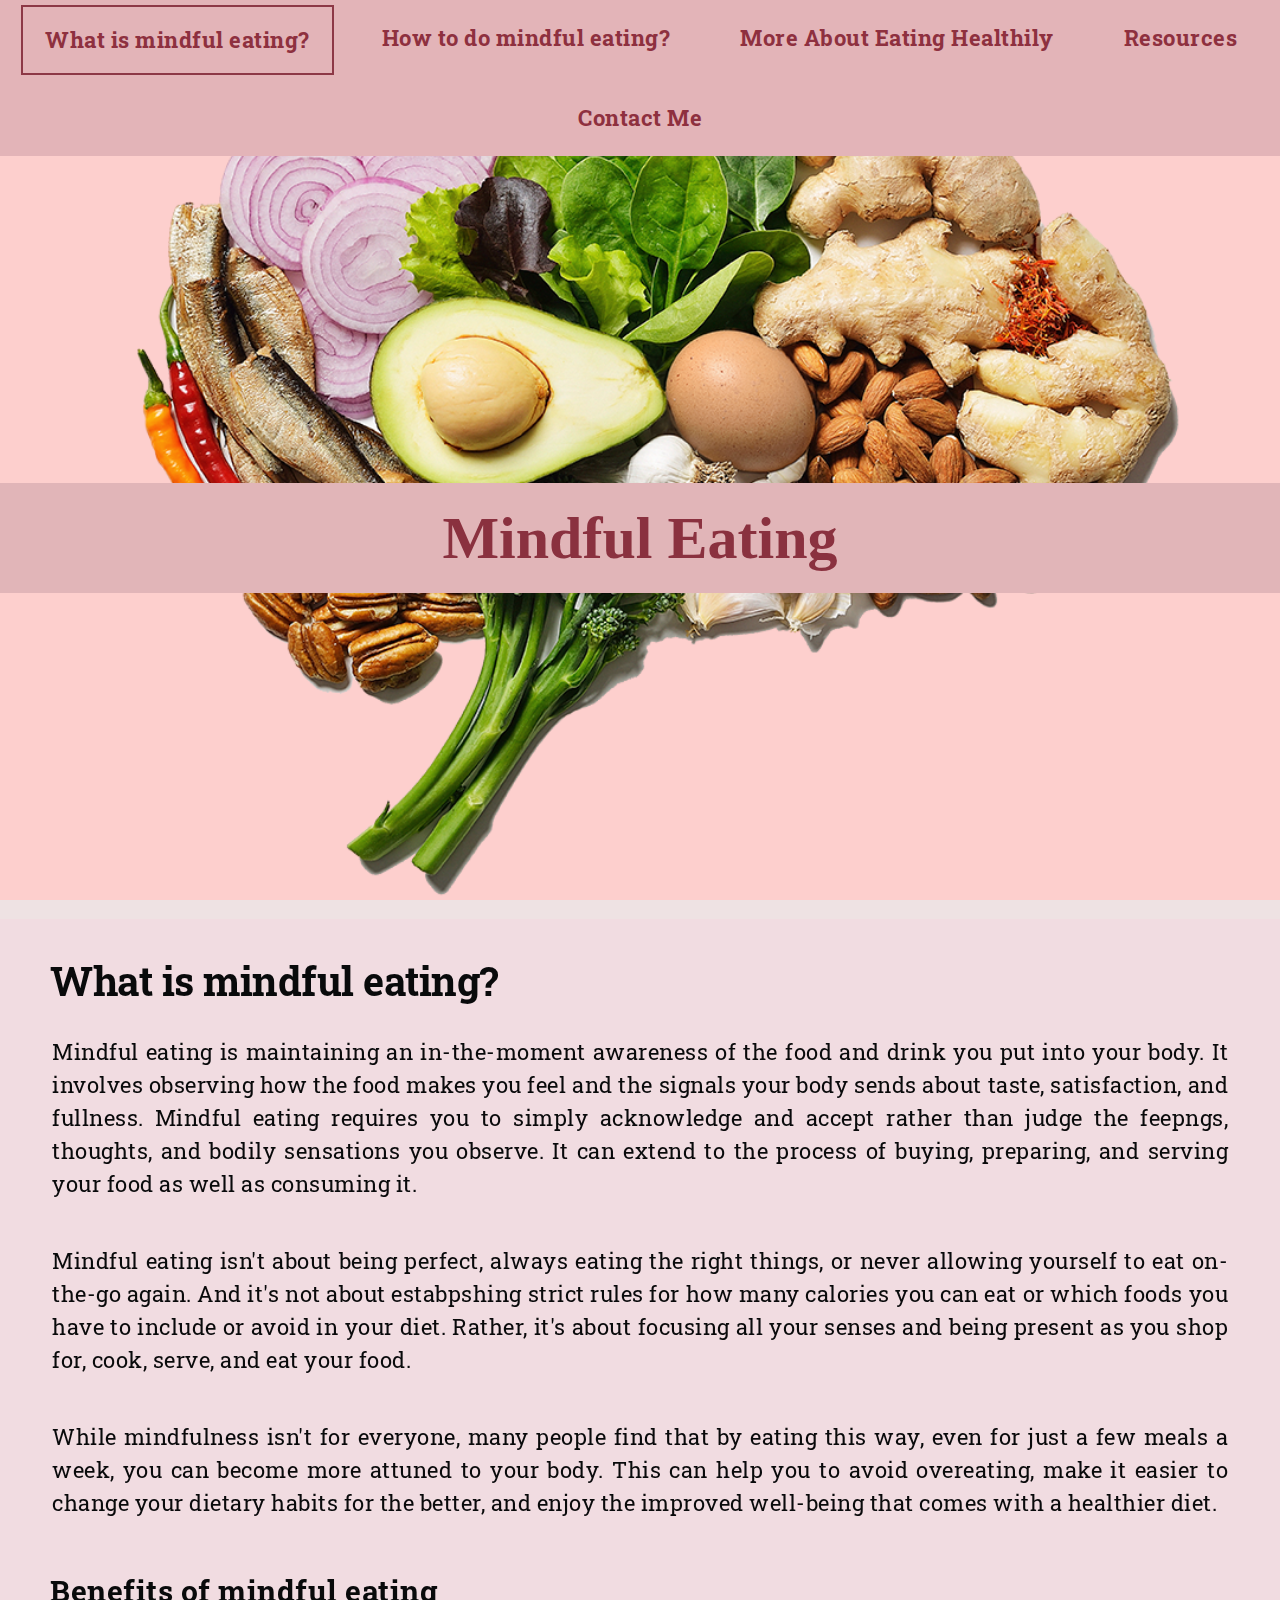
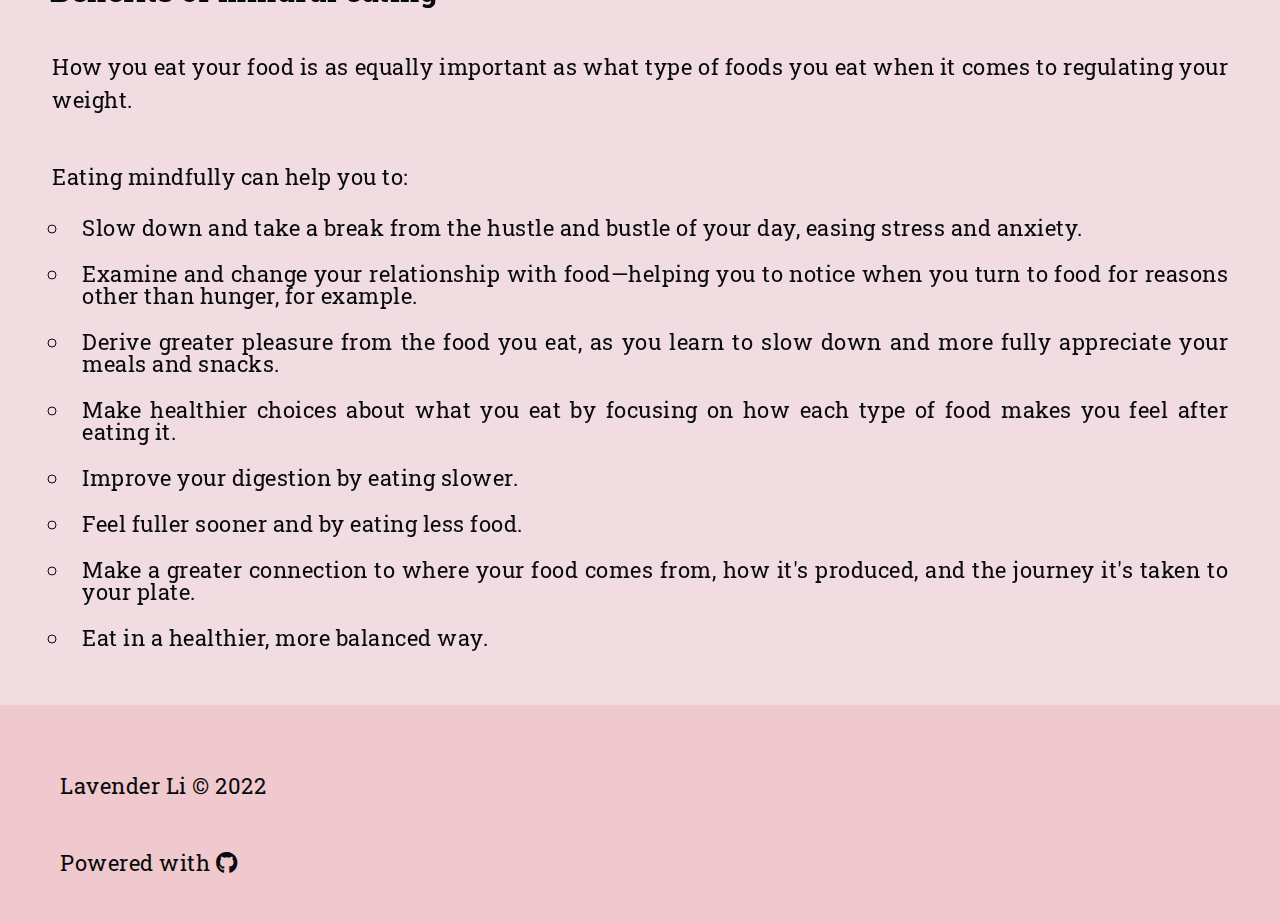
<file: index.html>
<!DOCTYPE html>
<!-- You do not need to make any changes to this file, but
	you should still review the tags to make sure that you
	are famipar with them. -->

<html lang="en">
<!-- All of the meta data for the page belongs in the header tag -->

<head>
	<!-- Global site tag (gtag.js) - Google Analytics -->
	<script async src="https://www.googletagmanager.com/gtag/js?id=G-8NJPXPBWB9"></script>
	<meta charset="UTF-8">
	<meta name="viewport" content="width=device-width, initial-scale=1.0">
	<link rel="icon" href="images/dish.png">
	<link rel="stylesheet" href="css/html5reset.css">
	<link rel="stylesheet" href="scss/style.css">
	<link href='https://fonts.googleapis.com/css?family=Roboto+Slab' rel='stylesheet'>
	<link rel="stylesheet" href="https://cdnjs.cloudflare.com/ajax/libs/font-awesome/6.1.1/css/all.min.css">
	<title>Mindful Eating</title>
</head>

<body>
	<a class="skip" href="#main">Skip to Main Content</a>
	<header>
		<nav class="navbar">
			<ul>
				<li class="current-page"><a href="index.html">What is mindful eating?</a></li>
				<li><a href="exercise.html">How to do mindful eating?</a></li>
				<li><a href="more.html">More About Eating Healthily</a></li>
				<li><a href="reference.html">Resources</a></li>
				<li><a href="form.html">Contact Me</a></li>
			</ul>
		</nav>
	</header>
	<main>
		<div class="wrapper-cover">
			<img class='cover-img' src='images/large-brain.png'
				alt='fruits and vegetables in the shape of a brain with pink background'>
			<div class="centered">Mindful Eating</div>
		</div>
		<div class="text" id="main">
			<h1>What is mindful eating?</h1>
			<p>Mindful eating is maintaining an in-the-moment awareness of the food and drink you put into your body. It
				involves observing how the food makes you feel and the signals your body sends about taste,
				satisfaction,
				and fullness. Mindful eating requires you to simply acknowledge and accept rather than judge the
				feepngs,
				thoughts, and bodily sensations you observe. It can extend to the process of buying, preparing, and
				serving
				your food as well as consuming it.</p>
			<p>Mindful eating isn't about being perfect, always eating the right things, or never allowing yourself to
				eat
				on-the-go again. And it's not about estabpshing strict rules for how many calories you can eat or which
				foods you have to include or avoid in your diet. Rather, it's about focusing all your senses and being
				present as you shop for, cook, serve, and eat your food.</p>
			<p>While mindfulness isn't for everyone, many people find that by eating this way, even for just a few meals
				a
				week, you can become more attuned to your body. This can help you to avoid overeating, make it easier to
				change your dietary habits for the better, and enjoy the improved well-being that comes with a healthier
				diet.</p>
			<h2 class='benefits'>Benefits of mindful eating</h2>
			<p>How you eat your food is as equally important as what type of foods you eat when it comes to regulating
				your
				weight. </p>
			<p>Eating mindfully can help you to:
			<ul class="benefits">
				<li>Slow down and take a break from the hustle and bustle of your day, easing stress and anxiety.</li>
				<li>Examine and change your relationship with food—helping you to notice when you turn to food for
					reasons
					other
					than hunger, for example.</li>
				<li>Derive greater pleasure from the food you eat, as you learn to slow down and more fully appreciate
					your
					meals
					and snacks.</li>
				<li>Make healthier choices about what you eat by focusing on how each type of food makes you feel after
					eating
					it.</li>
				<li>Improve your digestion by eating slower.</li>
				<li>Feel fuller sooner and by eating less food.</li>
				<li>Make a greater connection to where your food comes from, how it's produced, and the journey it's
					taken to
					your plate.</li>
				<li>Eat in a healthier, more balanced way.</li>
			</ul>
			</p>
		</div>
	</main>
	<!-- Footer is a sematic tag page that aids readability -->
	<footer>
		<p>Lavender Li &copy; 2022</p>
		<p>Powered with <i class="fab fa-github"></i></p>
	</footer>
</body>

</html>
</file>
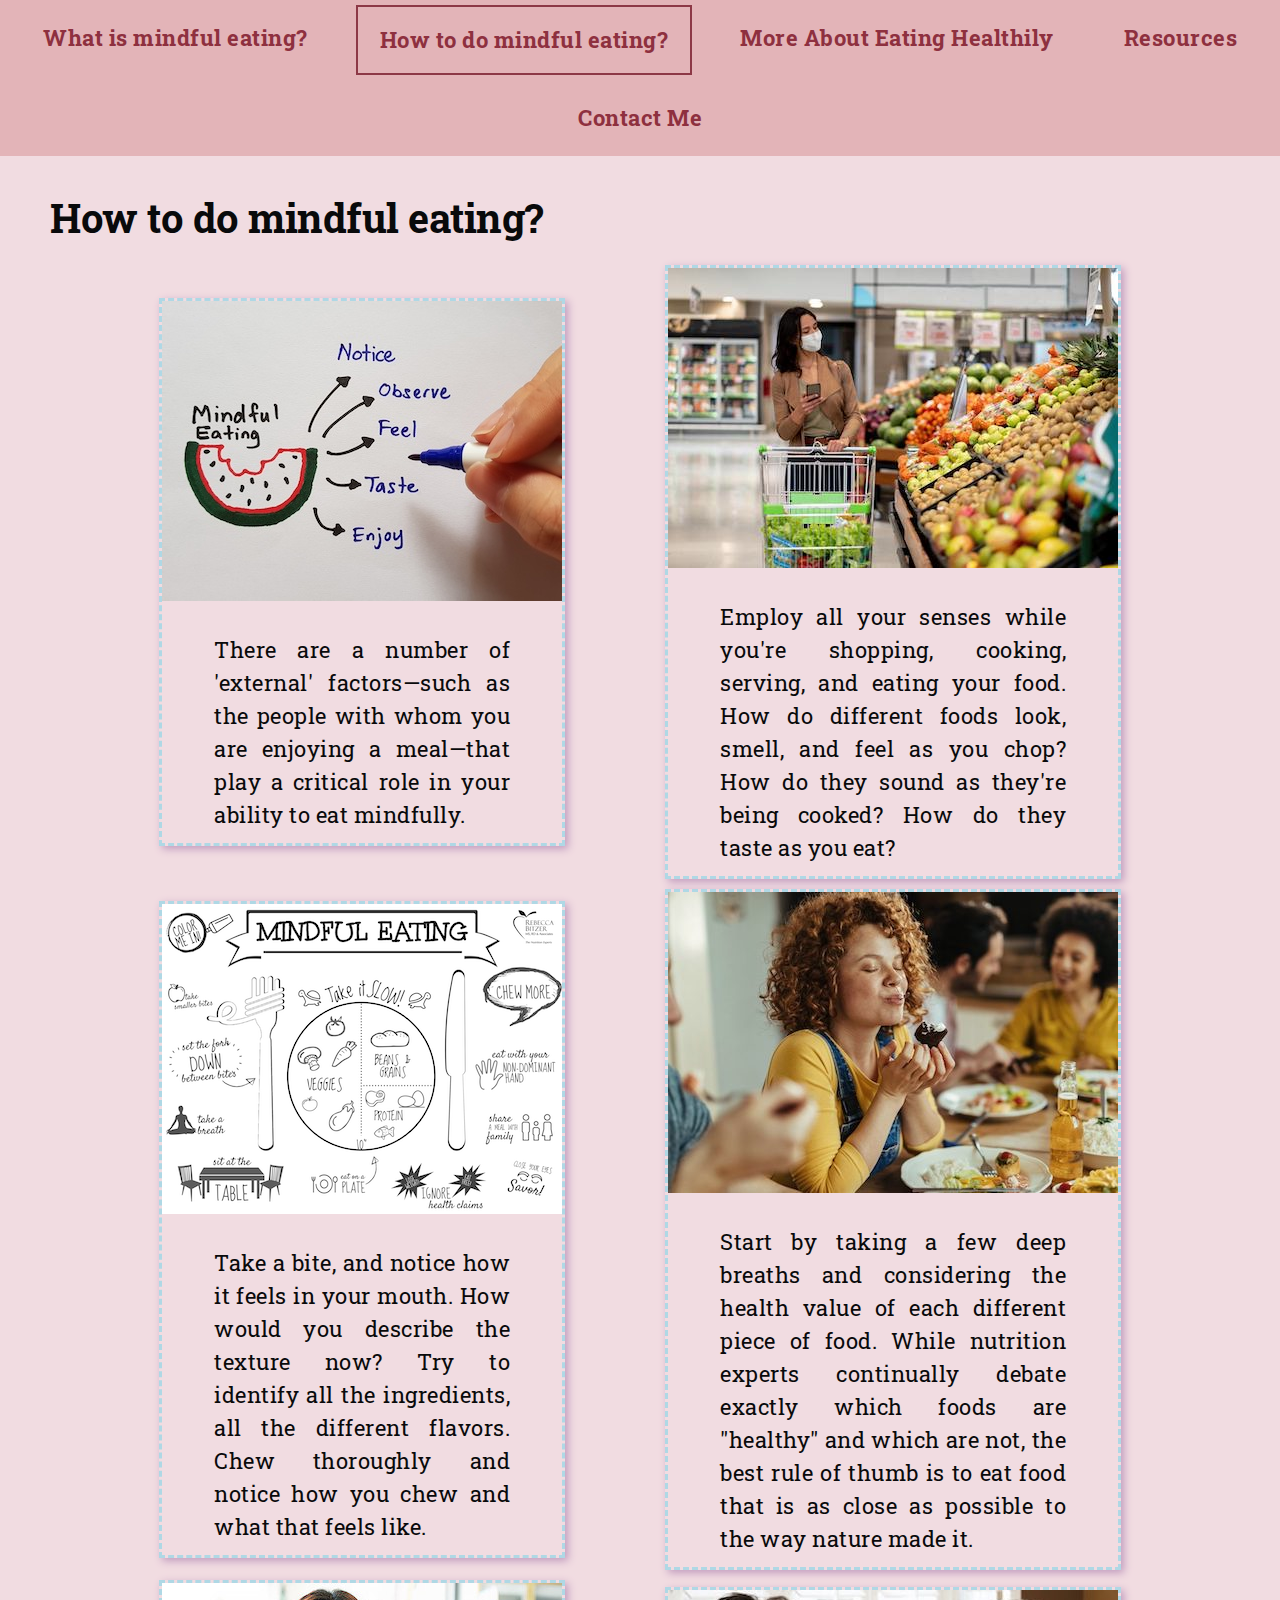
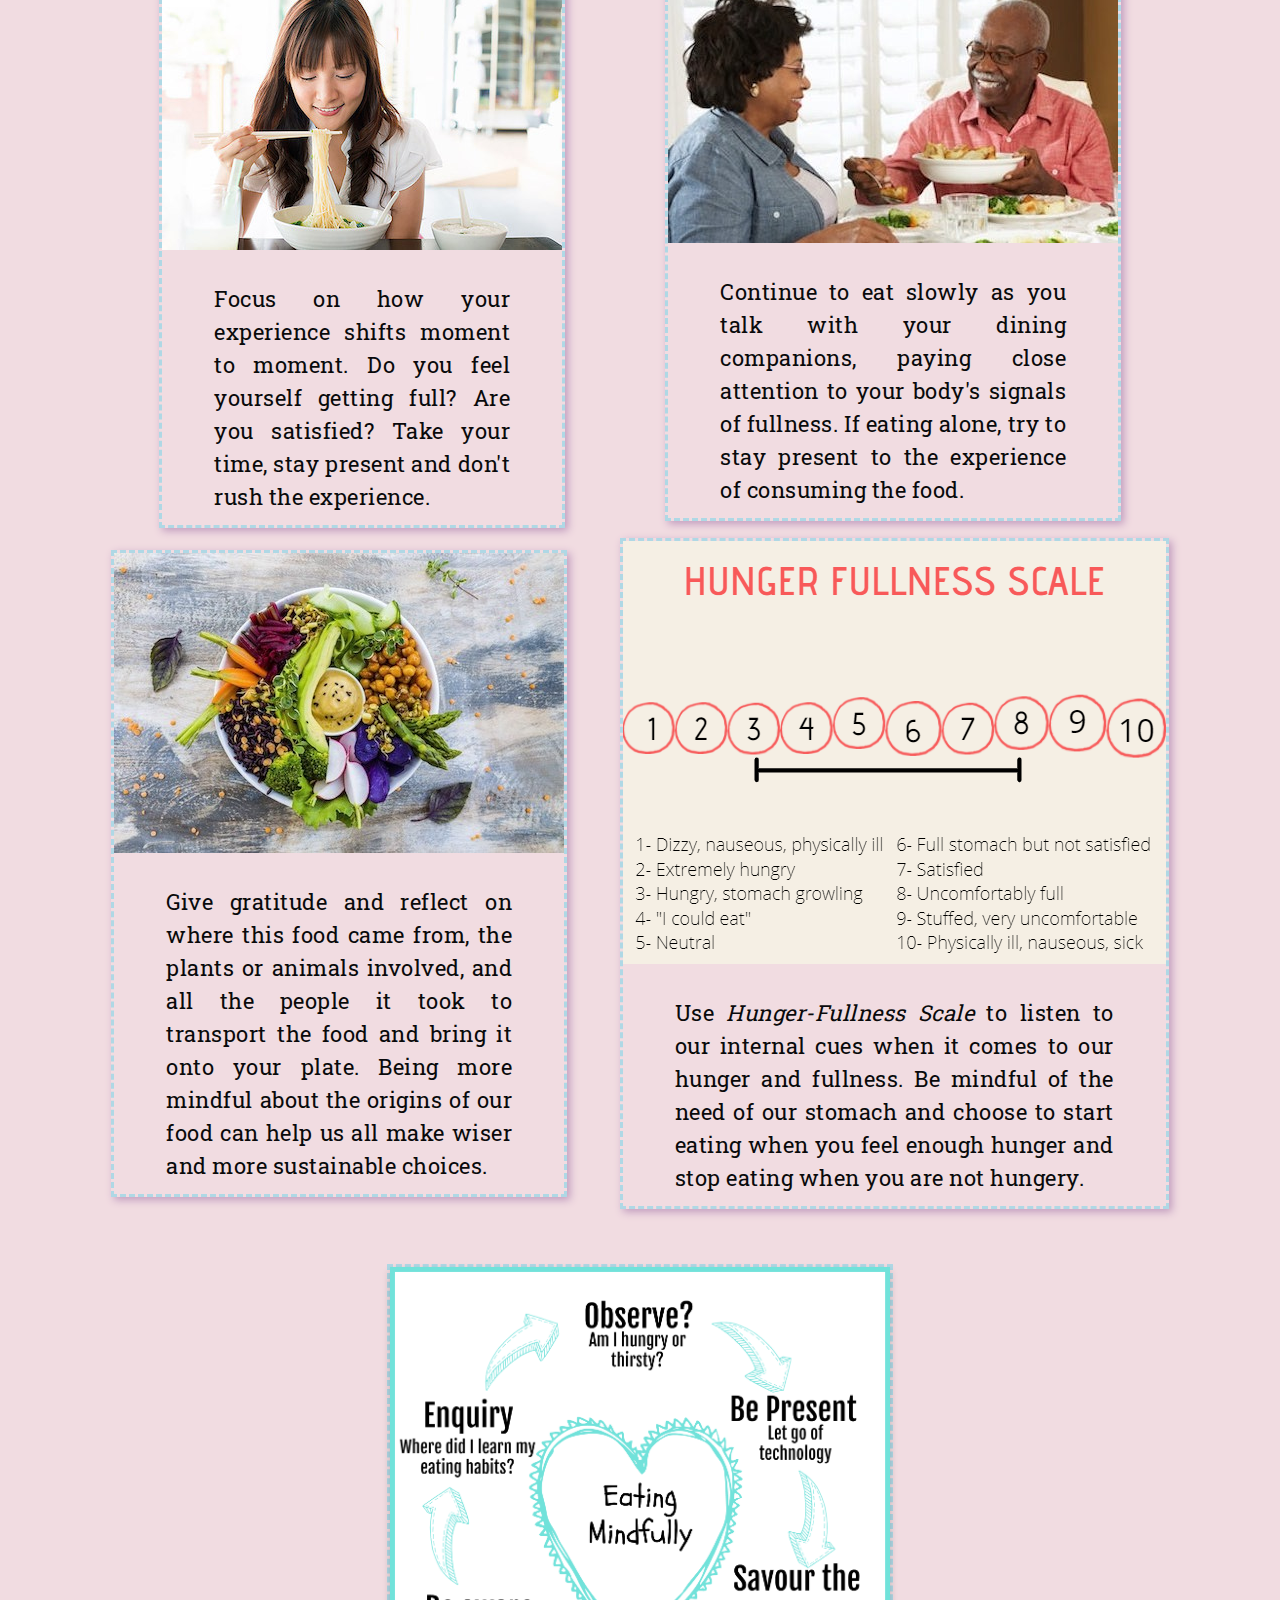
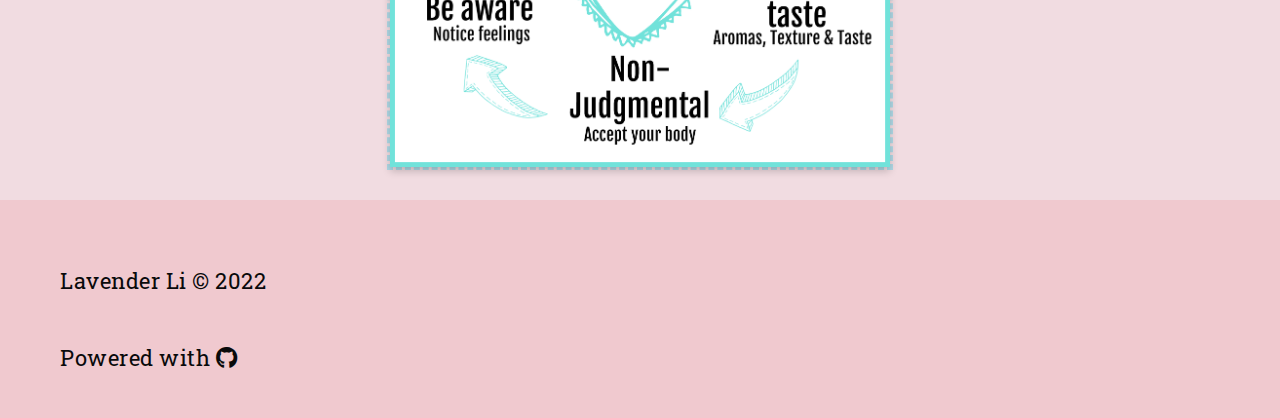
<file: exercise.html>
<!DOCTYPE html>

<html lang="en">
<!-- All of the meta data for the page belongs in the header tag -->

<head>
	<!-- Global site tag (gtag.js) - Google Analytics -->
	<script async src="https://www.googletagmanager.com/gtag/js?id=G-8NJPXPBWB9"></script>
	<script>
		window.dataLayer = window.dataLayer || [];
		function gtag() { dataLayer.push(arguments); }
		gtag('js', new Date());

		gtag('config', 'G-8NJPXPBWB9');
	</script>
	<meta charset="UTF-8">
	<meta name="viewport" content="width=device-width, initial-scale=1.0">
	<!-- Link to the favicon image -->
	<link rel="icon" href="images/dish.png">
	<!-- Link to the reset file -->
	<link rel="stylesheet" href="css/html5reset.css">
	<link rel="stylesheet" href="scss/style.css">
	<link href='https://fonts.googleapis.com/css?family=Roboto+Slab' rel='stylesheet'>
	<link rel="stylesheet" href="https://cdnjs.cloudflare.com/ajax/libs/font-awesome/6.1.1/css/all.min.css">
	<title>Mindful Eating Exercise</title>
</head>

<body>
	<a class="skip" href="#main">Skip to Main Content</a>
	<header>
		<nav class="navbar">
			<ul>
				<!-- Since I am on the index file I added class = action to the link to index. -->
				<li><a href="index.html">What is mindful eating?</a></li>
				<li class="current-page"><a href="exercise.html">How to do mindful eating?</a></li>
				<li><a href="more.html">More About Eating Healthily</a></li>
				<li><a href="reference.html">Resources</a></li>
				<li><a href="form.html">Contact Me</a></li>
			</ul>
		</nav>
	</header>
	<main>
		<div id="main">
			<h1>How to do mindful eating?</h1>
			<div class="gallery flex-container">
				<div class="flex">
					<img src="images/components.jpg" alt="components of mindful eating">
					<div class="text-with-img">
						<p>There are a number of 'external' factors—such as the people with whom you are
							enjoying a meal—that play a
							critical role in your ability to eat mindfully.</p>
					</div>
				</div>
				<div class="flex">
					<img src="images/grocery.jpg" alt="A woman choosing vegetables in the grocery store">
					<div class="text-with-img">
						<p>Employ all your senses while you're shopping, cooking, serving, and eating your food. How do
							different
							foods
							look, smell, and feel as you chop? How do they sound as they're being cooked? How do they
							taste
							as you
							eat?</p>
					</div>
				</div>
				<div class="flex">
					<img src="images/mindful-eating-plate.png"
						alt="a nutrition-balanced meal with captions reminding you to chew more and eat slowly">
					<div class="text-with-img">
						<p>Take a bite, and notice how it feels in your mouth. How would you describe the texture now?
							Try
							to identify all the
							ingredients, all the different flavors. Chew thoroughly and notice how you chew and what
							that
							feels like.</p>
					</div>
				</div>
				<div class="flex">
					<img src="images/eating-delicious-food.jpg"
						alt="a woman eating delicious food with satisfied smile">
					<div class="text-with-img">
						<p>
							Start by taking a few deep breaths and considering the health value of each different piece
							of
							food.
							While
							nutrition experts continually debate exactly which foods are "healthy" and which are not,
							the
							best rule
							of
							thumb is to eat food that is as close as possible to the way nature made it.
						</p>
					</div>
				</div>
				<div class="flex">
					<img src="images/mindful_eating_tips.jpg"
						alt="a woman sitting at a table with a bowl of noodle with vegetables">
					<div class="text-with-img">
						<p>Focus on how your experience shifts moment to moment. Do you feel yourself getting full? Are
							you
							satisfied? Take your
							time, stay present and don't rush the experience.</p>
					</div>
				</div>
				<div class="flex">
					<img src="images/mindful_eating_people.jpg" alt="Two people enjoying their foods together">
					<div class="text-with-img">
						<p>
							Continue to eat slowly as you talk with your dining companions, paying close attention
							to
							your
							body's signals of
							fullness. If eating alone, try to stay present to the experience of consuming the food.
						</p>
					</div>
				</div>
				<div class="flex">
					<img src="images/bowl.jpeg"
						alt="a bowl of bananas, broccoli and other nutrition-rich food on a table">
					<div class="text-with-img">
						<p>Give gratitude and reflect on where this food came from, the plants or animals involved, and
							all
							the people it took to
							transport the food and bring it onto your plate. Being more mindful about the origins of our
							food can help us all make
							wiser and more sustainable choices.</p>
					</div>
				</div>
				<div class="flex">
					<img src="./images/fullness-scale.png" alt="hunger fullness scale">
					<div class="text-with-img">
						<p>Use <em>Hunger-Fullness Scale</em> to listen to our internal cues when it comes to our hunger
							and
							fullness. Be mindful of the need of our stomach and choose to start eating when you feel
							enough
							hunger
							and stop eating when you are not hungery.</p>
					</div>
				</div>
				<!-- <div class="flex">
				<img src="images/mindfullyeating.jpg" alt="mindful-eating-checklist">
				<div class="text-with-img">
					<p>Be curious and make observations about yourself, as well as the food you're about to eat. Notice
						how
						you're
						sitting, sit with good posture but remain relaxed. Acknowledge your surroundings but learn to
						tune them
						out.
						Focusing on what's going on around you can distract you from the process of eating and take away
						from
						the
						mindfulness experience.</p>
				</div>
			</div> -->
			</div>
			<div class="card-container">
				<div class="flex-card flip-card" tabindex="0">
					<div class="flip-card-inner">
						<div class="flip-card-front">
							<img id="flip-card-img" src="./images/mindful-eating-cycle-1a.png"
								alt="a cycle of mindful eating checklist">
						</div>
						<div class="flip-card-back">
							<div class="flip-card-text">
								<p>Consciously check whether you are eating mindfully!
								</p>
							</div>
						</div>
					</div>
				</div>
			</div>
		</div>
	</main>
	<!-- Footer is a sematic tag page that aids readability -->
	<footer>
		<p>Lavender Li &copy; 2022</p>
		<p>Powered with <i class="fab fa-github"></i></p>
	</footer>
</body>

</html>
</file>
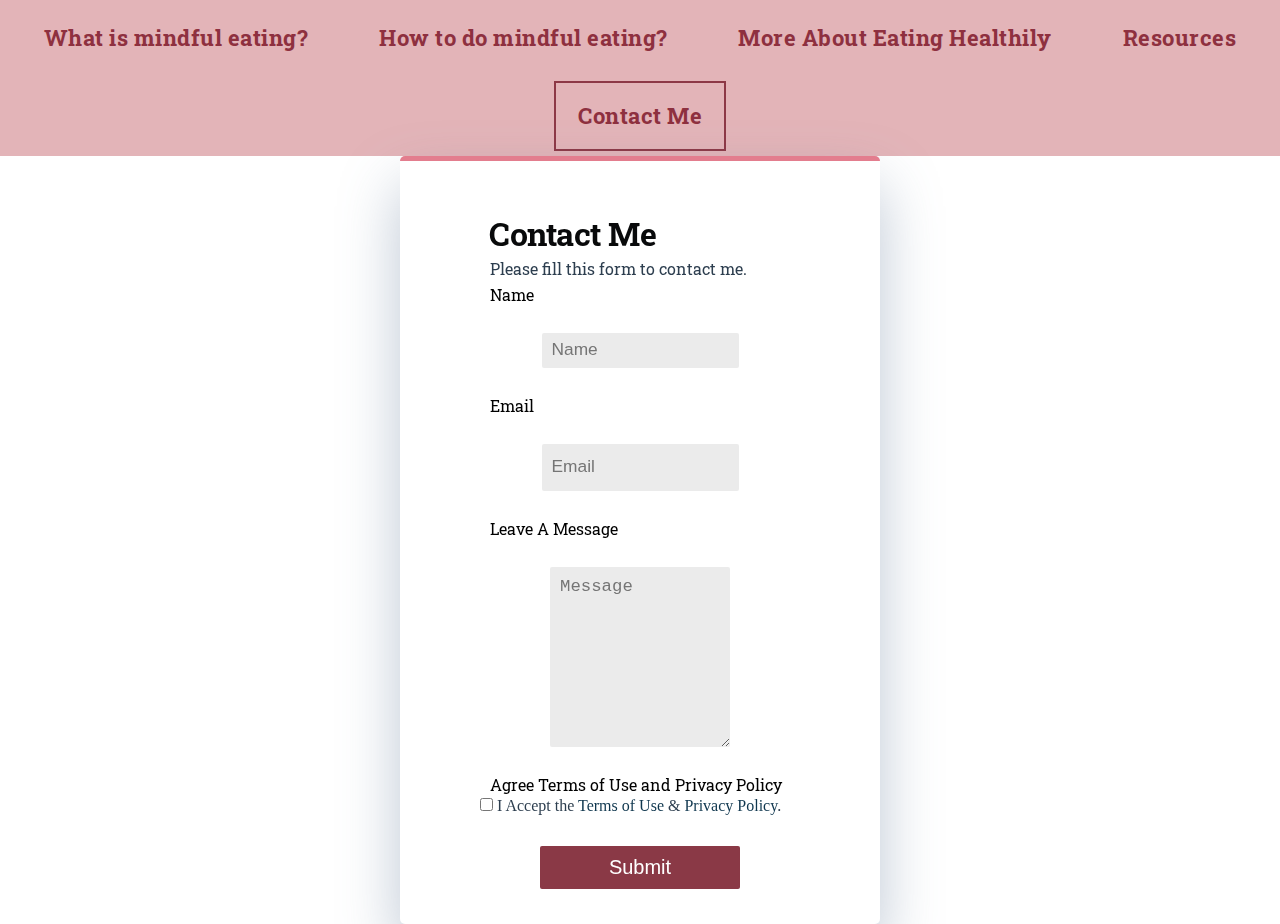
<file: form.html>
<!DOCTYPE html>
<!-- You do not need to make any changes to this file, but
	you should still review the tags to make sure that you
	are famipar with them. -->

<html lang="en">
<!-- All of the meta data for the page belongs in the header tag -->

<head>
	<!-- Global site tag (gtag.js) - Google Analytics -->
	<script async src="https://www.googletagmanager.com/gtag/js?id=G-8NJPXPBWB9"></script>
	<script>
		window.dataLayer = window.dataLayer || [];
		function gtag() { dataLayer.push(arguments); }
		gtag('js', new Date());

		gtag('config', 'G-8NJPXPBWB9');
	</script>
	<meta charset="UTF-8">
	<meta name="viewport" content="width=device-width, initial-scale=1.0">
	<!-- pnk to the favicon image -->
	<link rel="icon" href="images/dish.png">
	<!-- pnk to the reset file -->
	<link rel="stylesheet" href="css/html5reset.css">
	<link rel="stylesheet" href="scss/style.css">
	<link href='https://fonts.googleapis.com/css?family=Roboto+Slab' rel='stylesheet'>
	<link rel="stylesheet" href="https://cdnjs.cloudflare.com/ajax/libs/font-awesome/6.1.1/css/all.min.css">
	<title>Mindful Eating</title>
</head>

<body>
	<a class="skip" href="#main">Skip to Main Content</a>
	<header>
		<nav class="navbar">
			<ul>
				<!-- Since I am on the index file I added class = action to the pnk to index. -->
				<li><a href="index.html">What is mindful eating?</a></li>
				<li><a href="exercise.html">How to do mindful eating?</a></li>
				<li><a href="more.html">More About Eating Healthily</a></li>
				<li><a href="reference.html">Resources</a></li>
				<li class="current-page"><a href="form.html">Contact Me</a></li>
			</ul>
		</nav>
	</header>
	<main class="form-page">
		<div class="form-wrapper" id="main">
			<form class="form" action="https://formspree.io/f/xwkyqobo" method="POST">
				<h1 class="pageTitle title">Contact Me</h1>
				<div class="secondaryTitle title">Please fill this form to contact me.</div>
				<label for="name" class="title">Name</label>
				<input type="text" class="name formEntry" placeholder="Name" name="name" id="name" />
				<label for="email" class="title">Email</label>
				<input type="text" class="email formEntry" placeholder="Email" name="email" id="email" />
				<label for="message" class="title">Leave A Message</label>
				<textarea class="message formEntry" placeholder="Message" name="message" id="message"></textarea>
				<label for="checkbox" class="title">Agree Terms of Use and Privacy Policy</label>
				<input type="checkbox" class="termsConditions" value="Term" name="term" id="checkbox">
				<label style="color: #2C3E50"> I Accept the <span style="color: #0E3750">Terms of Use</span> & <span
						style="color: #0E3750">Privacy Policy</span>.</label><br>
				<button class="submit formEntry" onclick="thanks()">Submit</button>
			</form>
		</div>

	</main>
	<!-- 	<footer>
		<p>Lavender Li &copy; 2022</p>
		<p>Powered with <i class="fab fa-github"></i></p>
	</footer> -->
</body>

</html>
</file>
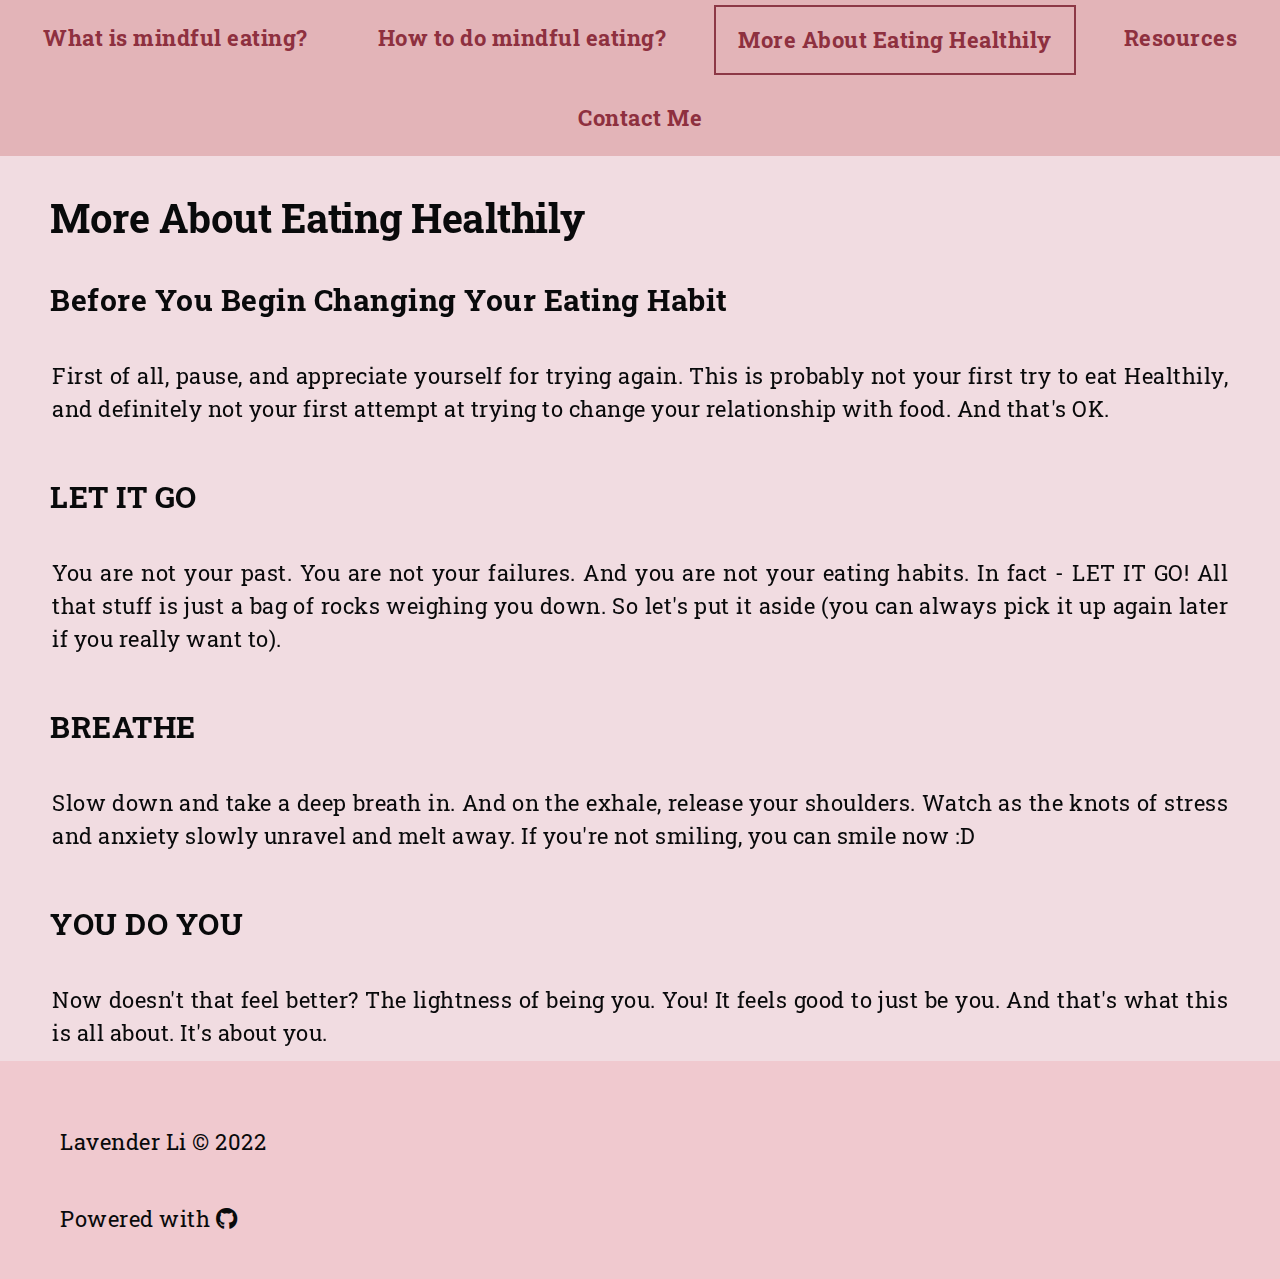
<file: more.html>
<!DOCTYPE html>

<html lang="en">
<!-- All of the meta data for the page belongs in the header tag -->

<head>
	<!-- Global site tag (gtag.js) - Google Analytics -->
	<script async src="https://www.googletagmanager.com/gtag/js?id=G-8NJPXPBWB9"></script>
	<script>
		window.dataLayer = window.dataLayer || [];
		function gtag() { dataLayer.push(arguments); }
		gtag('js', new Date());

		gtag('config', 'G-8NJPXPBWB9');
	</script>
	<meta charset="UTF-8">
	<meta name="viewport" content="width=device-width, initial-scale=1.0">
	<!-- Link to the favicon image -->
	<link rel="icon" href="images/dish.png">
	<!-- Link to the reset file -->
	<link rel="stylesheet" href="css/html5reset.css">
	<link rel="stylesheet" href="scss/style.css">
	<link href='https://fonts.googleapis.com/css?family=Roboto+Slab' rel='stylesheet'>
	<link rel="stylesheet" href="https://cdnjs.cloudflare.com/ajax/libs/font-awesome/6.1.1/css/all.min.css">
	<title>More About Eating Healthily</title>
</head>

<body>
	<a class="skip" href="#main">Skip to Main Content</a>
	<header>
		<nav class="navbar">
			<ul>
				<!-- Since I am on the index file I added class = action to the link to index. -->
				<li><a href="index.html">What is mindful eating?</a></li>
				<li><a href="exercise.html">How to do mindful eating?</a></li>
				<li class="current-page"><a href="more.html">More About Eating Healthily</a></li>
				<li><a href="reference.html">Resources</a></li>
				<li><a href="form.html">Contact Me</a></li>
			</ul>
		</nav>
	</header>
	<main id="skip">
		<div id="main">
			<h1>More About Eating Healthily</h1>
			<div class="text">
				<h2>Before You Begin Changing Your Eating Habit</h2>
				<p>First of all, pause, and appreciate yourself for trying again.
					This is probably not your first try to eat Healthily, and definitely not your first attempt at
					trying to
					change your relationship with food. And that's OK.</p>
				<h2>LET IT GO</h2>
				<p>You are not your past. You are not your failures. And you are not your eating habits. In fact - LET
					IT
					GO!
					All that stuff is just a bag of rocks weighing you down. So let's put it aside (you can always pick
					it
					up
					again later if you really want to).</p>
				<h2>BREATHE</h2>
				<p>Slow down and take a deep breath in. And on the exhale, release your shoulders. Watch as the knots of
					stress
					and anxiety slowly unravel and melt away. If you're not smiling, you can smile now :D</p>
				<h2>YOU DO YOU</h2>
				<p>Now doesn't that feel better? The lightness of being you. You! It feels good to just be you. And
					that's
					what
					this is all about. It's about you.</p>
			</div>
		</div>
	</main>
	<footer>
		<p>Lavender Li &copy; 2022</p>
		<p>Powered with <i class="fab fa-github"></i></p>
	</footer>

</body>

</html>
</file>
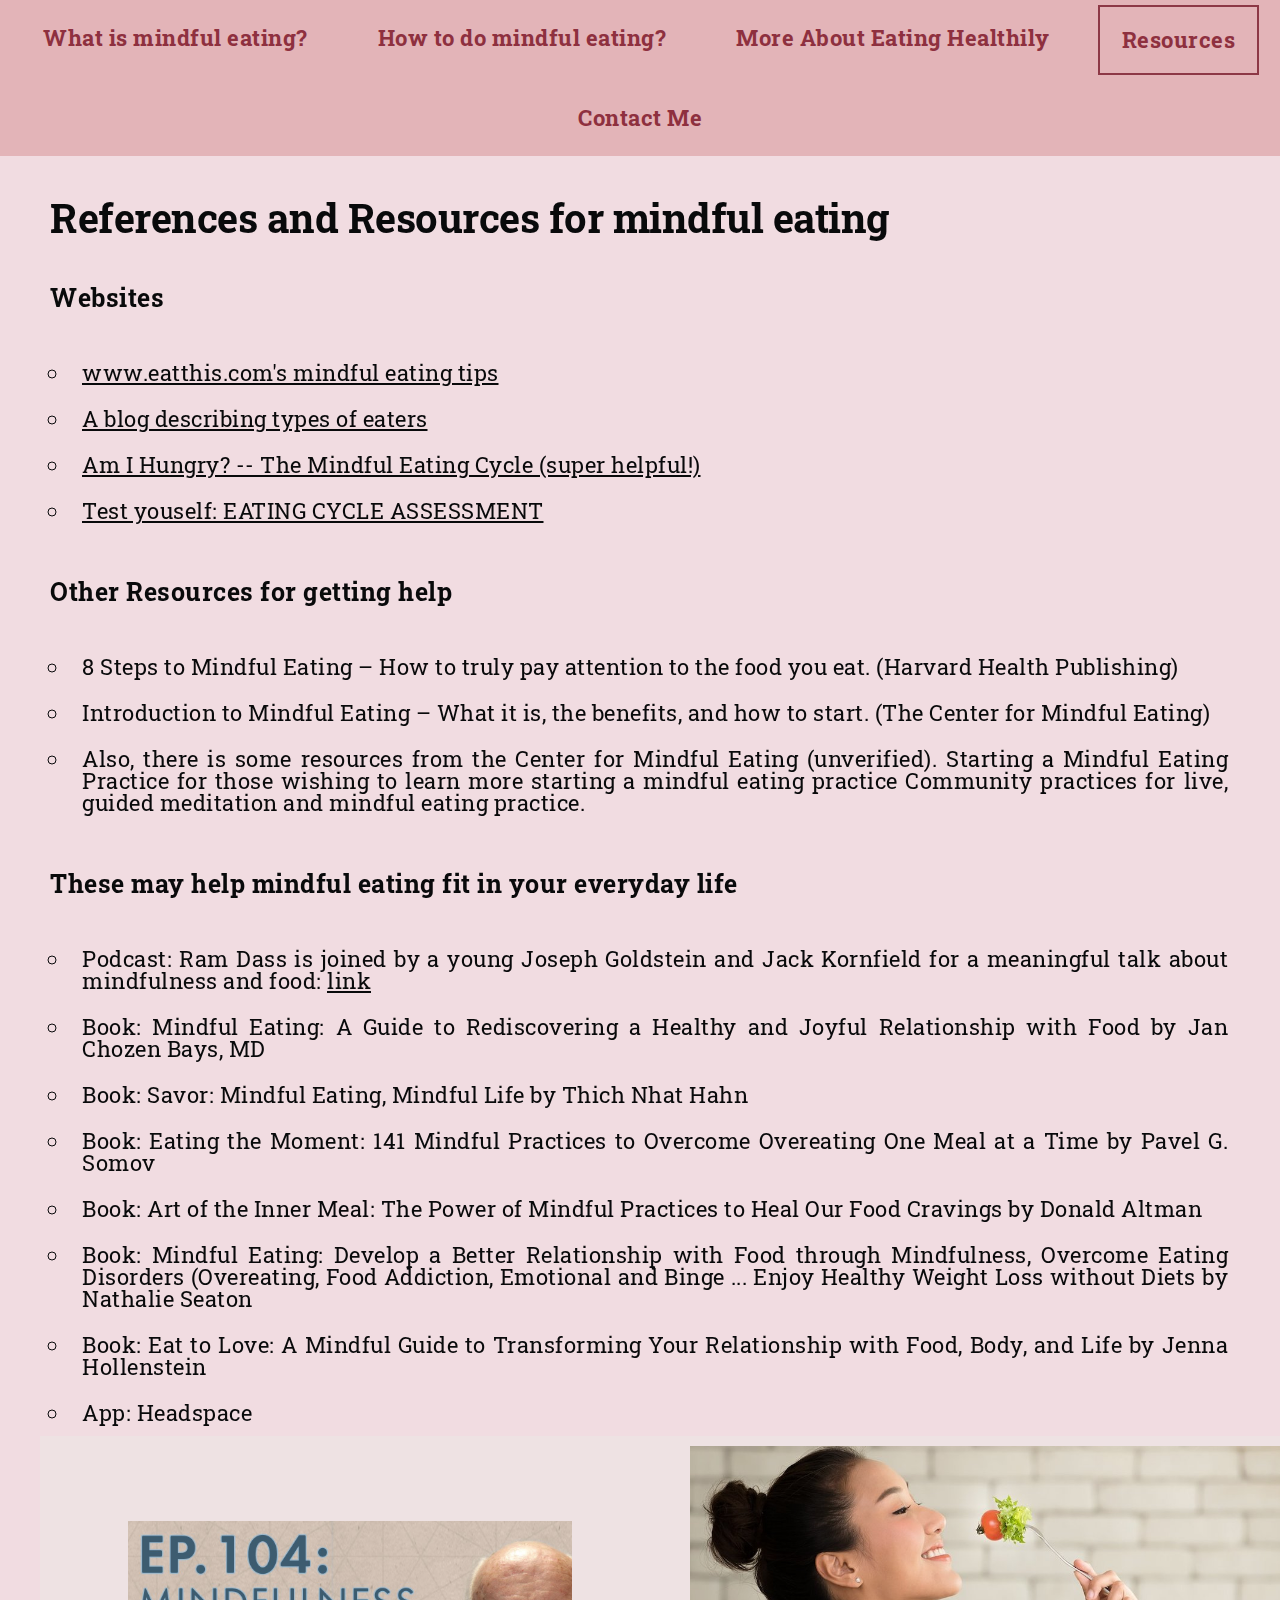
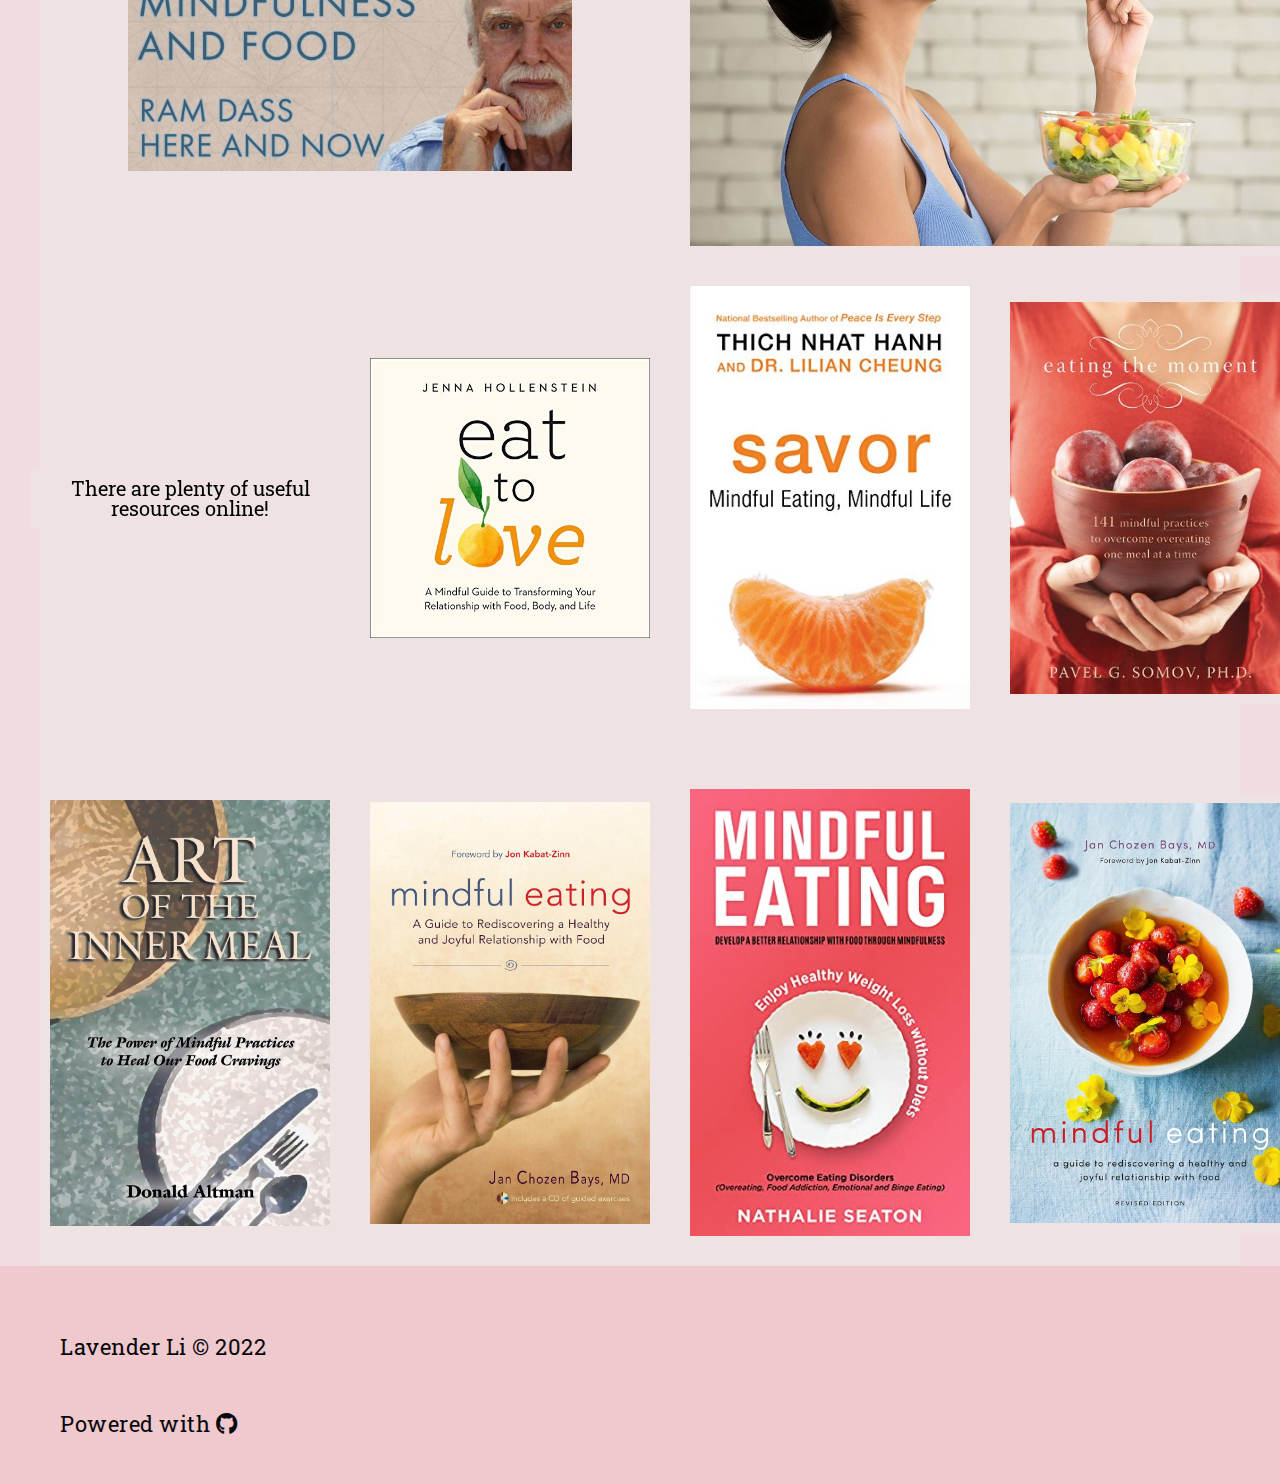
<file: reference.html>
<!DOCTYPE html>

<html lang="en">
<!-- All of the meta data for the page belongs in the header tag -->

<head>
	<!-- Global site tag (gtag.js) - Google Analytics -->
	<script async src="https://www.googletagmanager.com/gtag/js?id=G-8NJPXPBWB9"></script>
	<script>
		window.dataLayer = window.dataLayer || [];
		function gtag() { dataLayer.push(arguments); }
		gtag('js', new Date());

		gtag('config', 'G-8NJPXPBWB9');
	</script>
	<meta charset="UTF-8">
	<meta name="viewport" content="width=device-width, initial-scale=1.0">
	<!-- Link to the favicon image -->
	<link rel="icon" href="images/dish.png">
	<!-- Link to the reset file -->
	<link rel="stylesheet" href="css/html5reset.css">
	<link rel="stylesheet" href="scss/style.css">
	<link href='https://fonts.googleapis.com/css?family=Roboto+Slab' rel='stylesheet'>
	<link rel="stylesheet" href="https://cdnjs.cloudflare.com/ajax/libs/font-awesome/6.1.1/css/all.min.css">
	<title>Mindful Eating</title>
</head>

<body>
	<a class="skip" href="#main">Skip to Main Content</a>
	<header>
		<nav class="navbar">
			<ul>
				<li><a href="index.html">What is mindful eating?</a></li>
				<li><a href="exercise.html">How to do mindful eating?</a></li>
				<li><a href="more.html">More About Eating Healthily</a></li>
				<li class="current-page"><a href="reference.html">Resources</a></li>
				<li><a href="form.html">Contact Me</a></li>
			</ul>
		</nav>
	</header>
	<main>
		<div id="main">
			<h1>References and Resources for mindful eating</h1>
			<div class="text">
				<div class="website">
					<h3>Websites</h3>
					<ul id="websites">
						<li><a href='https://www.eatthis.com/mindful-eating-techniques/'>www.eatthis.com's mindful
								eating
								tips</a></li>
						<li><a href='https://movara.com/2015/12/08/7-types-of-eaters-what-type-are-you'>A blog
								describing
								types
								of eaters</a></li>
						<li><a href='https://amihungry.com/mindful-eating-resources/about-the-mindful-eating-cycle'>Am I
								Hungry?
								-- The Mindful Eating Cycle (super helpful!)</a></li>
						<li><a href='https://amihungry.com/eating-cycle-assessment'>Test youself: EATING CYCLE
								ASSESSMENT</a></li>
					</ul>
					<h3>Other Resources for getting help</h3>
					<ul id="other-resources">
						<li>8 Steps to Mindful Eating – How to truly pay attention to the food you eat. (Harvard Health
							Publishing)</li>
						<li>Introduction to Mindful Eating – What it is, the benefits, and how to start. (The Center for
							Mindful
							Eating)</li>
						<li>Also, there is some resources from the Center for Mindful Eating (unverified). Starting a
							Mindful
							Eating Practice for those wishing to learn more starting a mindful eating practice
							Community practices for live, guided meditation and mindful eating practice.</li>
					</ul>
				</div>
				<div class="other-resource">
					<h3>These may help mindful eating fit in your everyday life</h3>
					<ul>
						<li>Podcast: Ram Dass is joined by a young Joseph Goldstein and Jack Kornfield for a meaningful
							talk
							about mindfulness and food: <a
								href="https://www.ramdass.org/ep-104-mindfulness-food/">link</a>
						</li>
						<li>Book: Mindful Eating: A Guide to Rediscovering a Healthy and Joyful Relationship with Food
							by
							Jan
							Chozen Bays, MD</li>
						<li>Book: Savor: Mindful Eating, Mindful Life by Thich Nhat Hahn</li>
						<li>Book: Eating the Moment: 141 Mindful Practices to Overcome Overeating One Meal at a Time by
							Pavel G.
							Somov</li>
						<li>Book: Art of the Inner Meal: The Power of Mindful Practices to Heal Our Food Cravings by
							Donald
							Altman</li>
						<li>Book: Mindful Eating: Develop a Better Relationship with Food through Mindfulness, Overcome
							Eating Disorders (Overeating, Food
							Addiction, Emotional and Binge ... Enjoy Healthy Weight Loss without Diets
							by Nathalie Seaton</li>
						<li>Book: Eat to Love: A Mindful Guide to Transforming Your Relationship with Food, Body, and
							Life
							by Jenna Hollenstein</li>
						<li>App: Headspace</li>
					</ul>
				</div>
			</div>
			<div class="gallery grid-container">
				<!-- <img class="grid Ram" src="images/maxresdefault.jpg"
				alt="Cover of Ram Dass Podcast with Ram Dass watching you">
			<img class="grid Jan" src="images/book1.jpg"
				alt="Cover of Mindful Eating: A Guide to Rediscovering a Healthy and Joyful Relationship with Food: a bowl full of strawberries">
			<img class="grid Thich" src="images/book2.jpg"
				alt="Cover of Savor: Mindful Eating, Mindful Life: an orange">
			<img class="grid Pavel" src="images/book3.jpg"
				alt="Cover of Eating the Moment: 141 Mindful Practices to Overcome Overeating One Meal at a Time: two hands holding a bowl full of berries">
			<img class="grid Donald" src="images/book4.jpg"
				alt="Cover of Art of the Inner Meal: The Power of Mindful Practices to Heal Our Food Cravings: two plates with utensils on the water">
			<img class="grid Jon" src="images/book.jpg"
				alt="Cover of Mindful Eating: A Guide to Rediscovering a Healthy and Joyful Relationship with Food: a hand holding a wood bowl">
			<img class="grid Nathalie" src="images/book5.jpg"
				alt="Cover of Mindful Eating: Develop a Better Relationship with Food through Mindfulness, Overcome Eating Disorders: a plate with a smile made by food">
			<img class="grid Jenna" src="images/book6.jpg"
				alt="Cover of Eat to Love: A Mindful Guide to Transforming Your Relationship with Food, Body, and Life">
			<img class="grid headspace" src="images/headspace.png"
				alt="an imposter listing steps for 7-days mindful eating"> -->
				<div class="wrapper">
					<div class="box header">
						<img class="grid Ram" src="images/maxresdefault.jpg"
							alt="Cover of Ram Dass Podcast with Ram Dass watching you">
					</div>
					<div class="box sidebar">
						<img class="grid" src="images/mindful-eating-tips-FTR.jpg"
							alt="a woman holding some food smiling">
					</div>
					<div class="box sidebar2">
						<img class="grid Jenna" src="images/book6.jpg"
							alt="Cover of Eat to Love: A Mindful Guide to Transforming Your Relationship with Food, Body, and Life">
					</div>
					<div class="box sidebar3">
						<img class="grid Thich" src="images/book2.jpg"
							alt="Cover of Savor: Mindful Eating, Mindful Life: an orange">
					</div>
					<div class="box sidebar4">
						<img class="grid Pavel" src="images/book3.jpg"
							alt="Cover of Eating the Moment: 141 Mindful Practices to Overcome Overeating One Meal at a Time: two hands holding a bowl full of berries">
					</div>
					<div class="box sidebar5">
						<img class="grid Donald" src="images/book4.jpg"
							alt="Cover of Art of the Inner Meal: The Power of Mindful Practices to Heal Our Food Cravings: two plates with utensils on the water">
					</div>
					<div class="box sidebar6">
						<img class="grid Jon" src="images/book.jpg"
							alt="Cover of Mindful Eating: A Guide to Rediscovering a Healthy and Joyful Relationship with Food: a hand holding a wood bowl">
					</div>
					<div class="box sidebar7">
						<img class="grid Nathalie" src="images/book5.jpg"
							alt="Cover of Mindful Eating: Develop a Better Relationship with Food through Mindfulness, Overcome Eating Disorders: a plate with a smile made by food">
					</div>
					<div class="box sidebar7">
						<img class="grid Jan" src="images/book1.jpg"
							alt="Cover of Mindful Eating: A Guide to Rediscovering a Healthy and Joyful Relationship with Food: a bowl full of strawberries">
					</div>
					<div class="box content">
						There are plenty of useful resources online!
					</div>
					<div class="box footer"></div>
				</div>
			</div>
		</div>
	</main>
	<!-- Footer is a sematic tag page that aids readability -->
	<footer>
		<p>Lavender Li &copy; 2022</p>
		<p>Powered with <i class="fab fa-github"></i></p>
	</footer>
</body>

</html>
</file>
<file: scss/style.css>
main {
  background-image: url(../images/solid-color-image.png);
  background-color: #f2dce1;
  -webkit-filter: grayscale(5%);
          filter: grayscale(5%);
  background-position: center;
  background-size: cover;
  background-repeat: no-repeat;
  background-size: cover;
  /* Create the parallax scrolling effect */
}

h1 {
  line-height: 1.1;
  padding: 2.5rem 12px 0rem 10px;
  font-family: "Roboto Slab", sans-serif;
  letter-spacing: -.5px;
  margin-bottom: 1.5rem;
  word-break: break-word;
  margin: 0 40px 20px 40px;
  font-weight: bolder;
  color: #090a0b;
}

h2 {
  padding: 5px 12px 12px 10px;
  font-family: "Roboto Slab", sans-serif;
  letter-spacing: .5px;
  font-weight: bold;
  margin: 40px 40px 20px 40px;
  color: #090a0b;
}

h3 {
  padding: 5px 12px 20px 10px;
  margin: 40px 40px 20px 40px;
  letter-spacing: .5px;
  font-weight: bold;
  font-family: "Roboto Slab", sans-serif;
  color: #090a0b;
}

p {
  font-family: "Roboto Slab", sans-serif;
  padding: 12px;
  color: #090a0b;
  line-height: 1.5;
  text-align: justify;
  letter-spacing: 0.5px;
  margin: 20px 40px 0 40px;
}

strong,
b {
  font-weight: 700;
}

em {
  font-style: italic;
}

a {
  font-family: "Roboto Slab", sans-serif;
  color: #090a0b;
}

li {
  list-style-type: circle;
  font-family: 'Roboto Slab', sans-serif;
  padding: 12px;
  color: #090a0b;
  text-align: justify;
  letter-spacing: 0.5px;
  margin: 0 40px 0 70px;
}

nav ul {
  background-color: #e3b4b8;
  display: -webkit-box;
  display: -ms-flexbox;
  display: flex;
  -webkit-box-orient: horizontal;
  -webkit-box-direction: normal;
      -ms-flex-direction: row;
          flex-direction: row;
  -webkit-box-pack: space-evenly;
      -ms-flex-pack: space-evenly;
          justify-content: space-evenly;
  -ms-flex-wrap: wrap;
      flex-wrap: wrap;
}

nav li {
  padding: 22px;
  display: -webkit-box;
  display: -ms-flexbox;
  display: flex;
  margin: 5px 5px 5px 5px;
}

.current-page {
  border: 2px solid #8d3846;
}

nav a {
  color: #8e303f;
  font-size: 22px;
  font-weight: bold;
  text-decoration: none;
}

.list-group {
  padding-bottom: 3rem;
}

footer {
  background-color: #f0c9cf;
  padding: 32px 8px;
}

img:hover {
  border: 2px dashed lightblue;
}

.wrapper-cover {
  background-image: url(../images/large-brain.png);
  background-size: 100%;
  position: relative;
  text-align: center;
  color: #503D42;
  font-size: 80px;
  font-weight: bold;
  /* Create the parallax scrolling effect */
  background-attachment: fixed;
  background-position: center;
  background-repeat: no-repeat;
  background-size: cover;
}

#main {
  background-color: #f2dce1;
}

.cover-img {
  width: 100%;
  max-height: 750px;
  opacity: 0.0;
}

@-webkit-keyframes scaleDown {
  0% {
    -webkit-transform: scale(1);
            transform: scale(1);
  }
  100% {
    -webkit-transform: scale(0.5);
            transform: scale(0.5);
  }
}

@keyframes scaleDown {
  0% {
    -webkit-transform: scale(1);
            transform: scale(1);
  }
  100% {
    -webkit-transform: scale(0.5);
            transform: scale(0.5);
  }
}

.centered {
  width: 100%;
  padding: 25px 0px 25px 0px;
  position: absolute;
  top: 50%;
  left: 50%;
  -webkit-transform: translate(-50%, -50%);
          transform: translate(-50%, -50%);
  font-size: 60px;
  background-color: #e3b4b8;
  color: #8e303f;
}

.hidden {
  display: none;
}

a.skip {
  color: #8d3846;
  background-color: #efdede;
  padding: 6px;
  -webkit-transition: top 1s ease-out;
  -webkit-transition: left 1s ease-out;
  transition: left 1s ease-out;
  z-index: 1;
  position: absolute;
  top: 0px;
  left: -500px;
  font-size: 15px;
}

a.skip:link {
  text-decoration: none;
}

a.skip:focus {
  position: absolute;
  top: 50px;
  left: 0px;
}

.eater-types {
  line-height: 1.5em;
  padding: 0 0 15px 0;
}

.eater-type {
  padding: 3px 0 2px 25px;
  color: #2c3e50;
  line-height: 30px;
  text-align: justify;
  letter-spacing: 1px;
}

/* Add style to your images focusing on the box model. */
.gallery {
  -webkit-box-sizing: border-box;
          box-sizing: border-box;
}

.grid:hover {
  border: none;
  opacity: 0.8;
}

.grid-container {
  max-width: 100%;
  display: -webkit-box;
  display: -ms-flexbox;
  display: flex;
  -webkit-box-pack: center;
      -ms-flex-pack: center;
          justify-content: center;
  -webkit-box-align: center;
      -ms-flex-align: center;
          align-items: center;
}

.sidebar {
  -ms-grid-row: 2;
  -ms-grid-column: 1;
  grid-area: sidebar;
}

.sidebar2 {
  -ms-grid-row: 4;
  -ms-grid-column: 1;
  grid-area: sidebar2;
}

.content {
  -ms-grid-row: 3;
  -ms-grid-column: 1;
  grid-area: content;
  background-color: #f2dce1;
}

.header {
  -ms-grid-row: 1;
  -ms-grid-column: 1;
  grid-area: header;
}

.footer {
  -ms-grid-row: 5;
  -ms-grid-column: 1;
  grid-area: footer;
}

.wrapper {
  background-image: url(../images/solid-color-image.png);
  display: -ms-grid;
  display: grid;
  grid-gap: 1em;
      grid-template-areas: "header" "sidebar" "content" "sidebar2" "footer";
}

.box {
  display: -webkit-box;
  display: -ms-flexbox;
  display: flex;
  -webkit-box-pack: center;
      -ms-flex-pack: center;
          justify-content: center;
  -webkit-box-align: center;
      -ms-flex-align: center;
          align-items: center;
}

/* flex display */
.flex-container {
  /* Arrange children using flexbox */
  /* ALlow images to display on multiple lines rather than a single line */
  -ms-flex-wrap: wrap;
      flex-wrap: wrap;
  /* Container should take up only 90% of the browser, leave 5% space on each side */
  width: 90%;
  /* Center container */
  margin: 0 auto;
  -webkit-box-align: center;
      -ms-flex-align: center;
          align-items: center;
  -webkit-box-pack: space-evenly;
      -ms-flex-pack: space-evenly;
          justify-content: space-evenly;
  padding-bottom: 20px;
}

.flex {
  /* images display inline by default and act like text. We want them to act like divs, so display block */
  display: -webkit-box;
  display: -ms-flexbox;
  display: flex;
  -webkit-box-orient: vertical;
  -webkit-box-direction: normal;
      -ms-flex-direction: column;
          flex-direction: column;
  /* our width setting for mobile, one image per line */
  -ms-flex-preferred-size: 100%;
      flex-basis: 100%;
  width: 80%;
  height: auto;
  /* provide some space between our images */
  margin: 5px;
  border: 3px dashed #ADD8E6;
  -webkit-box-shadow: 3px 3px 8px 0px #c29cc0;
          box-shadow: 3px 3px 8px 0px #c29cc0;
  /* ensure padding doesn't cause images to wrap, it should be within the width rather than in addition */
  -webkit-box-sizing: border-box;
          box-sizing: border-box;
}

.card-container {
  display: -webkit-box;
  display: -ms-flexbox;
  display: flex;
  -webkit-box-orient: vertical;
  -webkit-box-direction: normal;
      -ms-flex-direction: column;
          flex-direction: column;
  -webkit-box-align: center;
      -ms-flex-align: center;
          align-items: center;
}

#flip-card-img {
  width: 500px;
  height: 500px;
}

.flip-card {
  background-color: transparent;
  width: 500px;
  height: 500px;
  -webkit-perspective: 40rem;
          perspective: 40rem;
  margin: 30px;
  border: 3px dashed #ADD8E6;
  /* ensure padding doesn't cause images to wrap, it should be within the width rather than in addition */
}

.flip-card-inner {
  position: relative;
  width: 100%;
  height: 100%;
  text-align: center;
  -webkit-transition: -webkit-transform 0.6s;
  transition: -webkit-transform 0.6s;
  transition: transform 0.6s;
  transition: transform 0.6s, -webkit-transform 0.6s;
  -webkit-transform-style: preserve-3d;
          transform-style: preserve-3d;
  -webkit-box-shadow: 0 4px 8px 0 rgba(0, 0, 0, 0.2);
          box-shadow: 0 4px 8px 0 rgba(0, 0, 0, 0.2);
}

.flip-card:hover .flip-card-inner,
.flip-card:focus-within .flip-card-inner,
.flip-card:active .flip-card-inner,
.flip-card:focus .flip-card-inner {
  -webkit-transform: rotateY(180deg);
          transform: rotateY(180deg);
}

.flip-card-front,
.flip-card-back {
  position: absolute;
  width: 100%;
  height: 100%;
  -webkit-backface-visibility: hidden;
  backface-visibility: hidden;
}

.flip-card-front {
  color: black;
  background-color: #f2dce1;
}

.flip-card-back {
  background-color: #f2dce1;
  color: white;
  -webkit-transform: rotateY(180deg);
          transform: rotateY(180deg);
  text-align: center;
  display: -webkit-box;
  display: -ms-flexbox;
  display: flex;
  -webkit-box-orient: vertical;
  -webkit-box-direction: normal;
      -ms-flex-direction: column;
          flex-direction: column;
  -webkit-box-pack: center;
      -ms-flex-pack: center;
          justify-content: center;
  -webkit-box-align: center;
      -ms-flex-align: center;
          align-items: center;
}

.flip-card-text {
  text-align: center;
  overflow: auto;
}

.box {
  background-image: url(../images/solid-color-image.png);
  border-radius: 5px;
  padding: 10px;
  font-size: 22px;
  font-family: "Roboto Slab", sans-serif;
  text-align: center;
}

.header,
.footer {
  background-image: url(../images/solid-color-image.png);
}

.sidebar2 {
  background-color: url(../images/solid-color-image.png);
}

.wrapper {
  display: -ms-grid;
  display: grid;
  justify-items: center;
  -webkit-box-align: center;
      -ms-flex-align: center;
          align-items: center;
      grid-template-areas: "header" "sidebar" "content" "sidebar2" "footer";
}

/* Form Style */
.form-page {
  background-image: none;
  background-color: #FFC0CB;
}

#title-Tag-Line {
  font-size: 20px;
}

/* form animation starts */
.form {
  background: #fff;
  -webkit-box-shadow: 0 30px 60px 0 rgba(90, 116, 148, 0.4);
          box-shadow: 0 30px 60px 0 rgba(90, 116, 148, 0.4);
  border-radius: 5px;
  max-width: 480px;
  margin-left: auto;
  margin-right: auto;
  padding-top: 5px;
  padding-bottom: 5px;
  left: 0;
  right: 0;
  position: absolute;
  border-top: 5px solid #e77c8e;
  -webkit-animation: bounce 1.5s infinite;
          animation: bounce 1.5s infinite;
}

::-webkit-input-placeholder {
  font-size: 1.3em;
}

.title {
  display: block;
  font-family: 'Roboto Slab', sans-serif;
  margin: 10px auto 5px;
  width: 300px;
}

.termsConditions {
  margin: 0 auto 5px 80px;
}

.pageTitle {
  font-size: 2em;
  font-weight: bold;
}

.secondaryTitle {
  color: #2C3E50;
  font-size: 1em;
}

.name {
  background-color: #ebebeb;
  color: #2C3E50;
}

.name:hover {
  border-bottom: 5px solid #e77c8e;
  height: 30px;
  width: 280px;
  -webkit-transition: ease 0.5s;
  transition: ease 0.5s;
}

.email {
  background-color: #ebebeb;
  height: 2em;
}

.email:hover {
  border-bottom: 5px solid #e77c8e;
  height: 30px;
  width: 280px;
  -webkit-transition: ease 0.5s;
  transition: ease 0.5s;
}

.message {
  background-color: #ebebeb;
  overflow: hidden;
  height: 10rem;
}

.message:hover {
  border-bottom: 5px solid #e77c8e;
  height: 12em;
  width: 280px;
  -webkit-transition: ease 0.5s;
  transition: ease 0.5s;
}

.formEntry {
  display: block;
  margin: 30px auto;
  /* min-width: 300px; */
  padding: 10px;
  border-radius: 2px;
  border: none;
  -webkit-transition: all 0.5s ease 0s;
  transition: all 0.5s ease 0s;
}

.submit {
  width: 200px;
  color: white;
  background-color: #8d3846;
  font-size: 20px;
}

.submit:hover {
  -webkit-box-shadow: 15px 15px 15px 5px rgba(78, 72, 77, 0.219);
          box-shadow: 15px 15px 15px 5px rgba(78, 72, 77, 0.219);
  -webkit-transform: translateY(-3px);
          transform: translateY(-3px);
  width: 300px;
  border-top: 5px solid #0e3750;
  border-radius: 0%;
}

@-webkit-keyframes bounce {
  0% {
    tranform: translate(0, 4px);
  }
  50% {
    -webkit-transform: translate(0, 8px);
            transform: translate(0, 8px);
  }
}

@keyframes bounce {
  0% {
    tranform: translate(0, 4px);
  }
  50% {
    -webkit-transform: translate(0, 8px);
            transform: translate(0, 8px);
  }
}

@media only screen and (min-width: 300px) {
  main {
    background-image: url(../images/solid-color-image.png);
    background-color: #f2dce1;
    -webkit-filter: grayscale(5%);
            filter: grayscale(5%);
    background-position: center;
    background-size: cover;
    background-repeat: no-repeat;
    background-size: cover;
  }
  .formEntry {
    display: block;
    margin: 30px auto;
    /* 	  min-width: 300px; */
    padding: 10px;
    border-radius: 2px;
    border: none;
    -webkit-transition: all 0.5s ease 0s;
    transition: all 0.5s ease 0s;
  }
  /* flex display */
  .flex-container {
    display: -webkit-box;
    display: -ms-flexbox;
    display: flex;
    /* flex-direction: column; */
    -ms-flex-wrap: wrap;
        flex-wrap: wrap;
  }
  h1 {
    font-size: 35px;
  }
  h2 {
    font-size: 25px;
  }
  h3 {
    font-size: 20px;
  }
  p {
    font-size: 15px;
  }
  li {
    font-size: 15px;
  }
  a {
    font-size: 15px;
  }
  .flip-card {
    background-color: transparent;
    width: 250px;
    height: 250px;
    -webkit-perspective: 40rem;
            perspective: 40rem;
    margin: 30px;
    border: 3px dashed #ADD8E6;
    /* ensure padding doesn't cause images to wrap, it should be within the width rather than in addition */
  }
  #flip-card-img {
    width: 250px;
    height: 250px;
  }
  .content,
  .header img,
  .sidebar img,
  .sidebar2 img,
  .sidebar3 img,
  .sidebar4 img,
  .sidebar5 img,
  .sidebar6 img,
  .sidebar7 img {
    width: 100%;
    max-width: 150px;
  }
  .wrapper {
    -ms-grid-columns: 50% auto;
        grid-template-columns: 50% auto;
        grid-template-areas: "header   sidebar" "content  content" "sidebar2 sidebar3" "footer   footer" "sidebar4 sidebar5"  "sidebar6 sidebar7";
  }
  .box {
    font-size: 15px;
  }
}

@media only screen and (min-width: 720px) {
  .flex {
    -ms-flex-preferred-size: 50%;
        flex-basis: 50%;
  }
  .flip-card {
    background-color: transparent;
    width: 400px;
    height: 400px;
    -webkit-perspective: 40rem;
            perspective: 40rem;
    margin: 30px;
    border: 3px dashed #ADD8E6;
    /* ensure padding doesn't cause images to wrap, it should be within the width rather than in addition */
  }
  #flip-card-img {
    width: 400px;
    height: 400px;
  }
  h1 {
    font-size: 37px;
  }
  h2 {
    font-size: 27px;
  }
  h3 {
    font-size: 22px;
  }
  p {
    font-size: 17px;
  }
  li {
    font-size: 17px;
  }
  a {
    font-size: 17px;
  }
  .content,
  .sidebar img,
  .sidebar2 img,
  .sidebar3 img,
  .sidebar4 img,
  .sidebar5 img,
  .sidebar6 img,
  .sidebar7 img {
    width: 100%;
    max-width: 600px;
  }
  .header img {
    max-width: 600px;
    max-height: 250px;
  }
  .wrapper {
    grid-gap: 20px;
    -ms-grid-columns: 30% auto 30%;
        grid-template-columns: 30% auto 30%;
        grid-template-areas: "header  header  header" "sidebar content sidebar2" "footer  footer  footer";
    max-width: 1000px;
  }
  .content {
    -webkit-box-orient: vertical;
    -webkit-box-direction: normal;
        -ms-flex-direction: column;
            flex-direction: column;
  }
  .box {
    font-size: 20px;
  }
}

/* three images per line when browser width exceeds 960px */
@media only screen and (min-width: 960px) {
  .flex {
    -ms-flex-preferred-size: 33.333%;
        flex-basis: 33.333%;
  }
  nav li {
    text-align: center;
    margin: 5px 5px 5px 5px;
  }
  .flip-card {
    background-color: transparent;
    width: 500px;
    height: 500px;
    -webkit-perspective: 40rem;
            perspective: 40rem;
    margin: 30px;
    border: 3px dashed #ADD8E6;
    /* ensure padding doesn't cause images to wrap, it should be within the width rather than in addition */
  }
  #flip-card-img {
    width: 500px;
    height: 500px;
  }
  .content,
  .header img,
  .sidebar img,
  .sidebar2 img,
  .sidebar3 img,
  .sidebar4 img,
  .sidebar5 img,
  .sidebar6 img,
  .sidebar7 img {
    max-width: 100%;
    /* min-width: 100px; */
  }
  .wrapper {
    /* grid-gap: 30px; */
    -ms-grid-columns: 25% 25% 25% 25%;
        grid-template-columns: 25% 25% 25% 25%;
        grid-template-areas: "header  header  sidebar sidebar" "content sidebar2 sidebar7 sidebar7" "footer  footer  footer footer" "sidebar3  sidebar3  sidebar5 sidebar5" "sidebar6 sidebar6 sidebar4 sidebar4";
    max-width: 1200px;
  }
  h1 {
    font-size: 40px;
  }
  h2 {
    font-size: 30px;
  }
  h3 {
    font-size: 25px;
  }
  p {
    font-size: 22px;
  }
  li {
    font-size: 22px;
  }
  a {
    font-size: 22px;
  }
}

/* four images per line when browser width exceeds 1280px */
@media only screen and (min-width: 1280px) {
  .flex {
    -ms-flex-preferred-size: 25%;
        flex-basis: 25%;
  }
}

/* five images per line when browser width exceeds 1600px */
@media only screen and (min-width: 1600px) {
  .flex {
    -ms-flex-preferred-size: 20%;
        flex-basis: 20%;
  }
}

@media screen and (prefers-reduced-motion: reduce) {
  .wrapper-cover {
    -webkit-animation: none;
            animation: none;
  }
  img {
    border: 2px dashed lightblue;
  }
  .flip-card:hover .flip-card-inner,
  .flip-card:focus-within .flip-card-inner,
  .flip-card:active .flip-card-inner,
  .flip-card:focus .flip-card-inner {
    -webkit-transform: none;
            transform: none;
  }
  .wrapper-cover {
    background-attachment: initial;
  }
  .form {
    -webkit-animation: none;
            animation: none;
  }
  .formEntry {
    -webkit-transition: none;
    transition: none;
  }
  .submit:hover {
    -webkit-transform: none;
            transform: none;
  }
  .name {
    border-bottom: 5px solid #e77c8e;
    height: 30px;
    width: 280px;
    -webkit-transition: none;
    transition: none;
  }
  .email {
    border-bottom: 5px solid #e77c8e;
    height: 30px;
    width: 280px;
    -webkit-transition: none;
    transition: none;
  }
  .message {
    border-bottom: 5px solid #e77c8e;
    height: 12em;
    width: 280px;
    -webkit-transition: none;
    transition: none;
  }
  .submit {
    -webkit-box-shadow: 15px 15px 15px 5px rgba(78, 72, 77, 0.219);
            box-shadow: 15px 15px 15px 5px rgba(78, 72, 77, 0.219);
    -webkit-transform: none;
            transform: none;
    width: 300px;
    border-top: 5px solid #0e3750;
    border-radius: 0%;
  }
  .grid:hover {
    opacity: 1;
    border: 2px dashed lightblue;
  }
  a.skip {
    -webkit-transition: none;
    transition: none;
  }
}
/*# sourceMappingURL=style.css.map */
</file>
